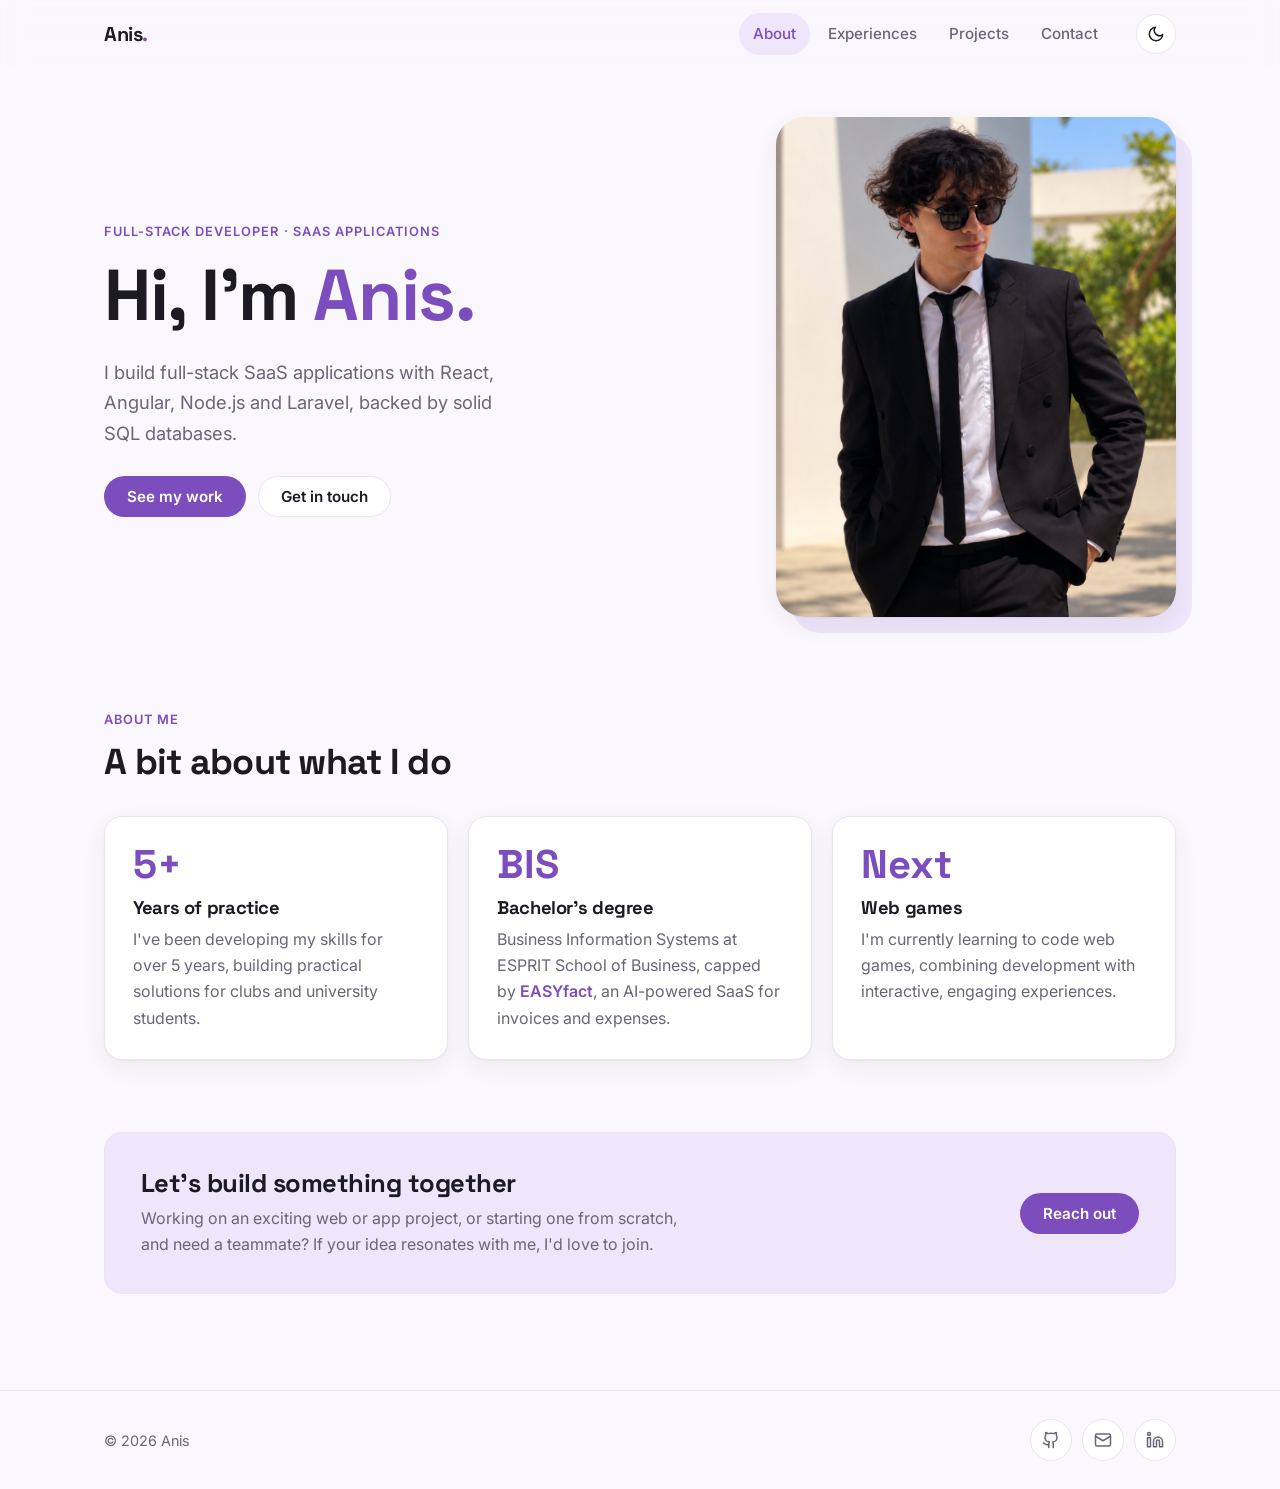
<file: index.html>
<!DOCTYPE html>
<html lang="en">
<head>
  <meta charset="utf-8">
  <meta name="viewport" content="width=device-width, initial-scale=1">
  <title>Anis — Full-Stack Developer</title>
  <script>
    (function () {
      var t; try { t = localStorage.getItem('theme'); } catch (e) {}
      if (!t) t = window.matchMedia('(prefers-color-scheme: dark)').matches ? 'dark' : 'light';
      document.documentElement.dataset.theme = t;
    })();
  </script>
  <link rel="preconnect" href="https://fonts.googleapis.com">
  <link rel="preconnect" href="https://fonts.gstatic.com" crossorigin>
  <link href="https://fonts.googleapis.com/css2?family=Inter:wght@400;500;600&family=Space+Grotesk:wght@500;700&display=swap" rel="stylesheet">
  <link rel="stylesheet" href="index.css?v=4">
</head>
<body>

  <header class="site-header">
    <nav class="nav container">
      <a href="index.html" class="brand">Anis<span>.</span></a>
      <ul class="nav-links">
        <li><a href="index.html" aria-current="page">About</a></li>
        <li><a href="Home.html">Experiences</a></li>
        <li><a href="project.html">Projects</a></li>
        <li><a href="contact.html">Contact</a></li>
      </ul>
      <button class="theme-toggle" type="button" aria-label="Toggle dark mode">
        <svg class="icon-moon" viewBox="0 0 24 24" fill="none" stroke="currentColor" stroke-width="2" stroke-linecap="round" stroke-linejoin="round"><path d="M21 12.8A9 9 0 1 1 11.2 3a7 7 0 0 0 9.8 9.8z"/></svg>
        <svg class="icon-sun" viewBox="0 0 24 24" fill="none" stroke="currentColor" stroke-width="2" stroke-linecap="round" stroke-linejoin="round"><circle cx="12" cy="12" r="4"/><path d="M12 2v2M12 20v2M4.9 4.9l1.4 1.4M17.7 17.7l1.4 1.4M2 12h2M20 12h2M4.9 19.1l1.4-1.4M17.7 6.3l1.4-1.4"/></svg>
      </button>
    </nav>
  </header>

  <main class="container">

    <section class="hero">
      <div>
        <span class="eyebrow">Full-stack developer · SaaS applications</span>
        <h1>Hi, I'm <span>Anis.</span></h1>
        <p class="lede">I build full-stack SaaS applications with React, Angular, Node.js and Laravel, backed by solid SQL databases.</p>
        <div class="hero-actions">
          <a href="project.html" class="btn btn-primary">See my work</a>
          <a href="contact.html" class="btn btn-ghost">Get in touch</a>
        </div>
      </div>
      <div class="hero-photo">
        <img src="profile.png" alt="Portrait of Anis">
      </div>
    </section>

    <section class="section">
      <div class="section-head">
        <span class="eyebrow">About me</span>
        <h2>A bit about what I do</h2>
      </div>
      <div class="about-grid">
        <div class="card">
          <div class="stat">5+</div>
          <h3>Years of practice</h3>
          <p>I've been developing my skills for over 5 years, building practical solutions for clubs and university students.</p>
        </div>
        <div class="card">
          <div class="stat">BIS</div>
          <h3>Bachelor's degree</h3>
          <p>Business Information Systems at ESPRIT School of Business, capped by <a href="project.html" class="link">EASYfact</a>, an AI-powered SaaS for invoices and expenses.</p>
        </div>
        <div class="card">
          <div class="stat">Next</div>
          <h3>Web games</h3>
          <p>I'm currently learning to code web games, combining development with interactive, engaging experiences.</p>
        </div>
      </div>
    </section>

    <section class="section">
      <div class="cta">
        <div>
          <h2>Let's build something together</h2>
          <p>Working on an exciting web or app project, or starting one from scratch, and need a teammate? If your idea resonates with me, I'd love to join.</p>
        </div>
        <a href="contact.html" class="btn btn-primary">Reach out</a>
      </div>
    </section>

  </main>

  <footer class="site-footer">
    <div class="container">
      <p>© 2026 Anis</p>
      <div class="socials">
        <a href="https://github.com/anischetoui5" aria-label="GitHub"><svg viewBox="0 0 24 24" fill="none" stroke="currentColor" stroke-width="2" stroke-linecap="round" stroke-linejoin="round"><path d="M15 22v-4a4.8 4.8 0 0 0-1-3.5c3 0 6-2 6-5.5.08-1.25-.27-2.48-1-3.5.28-1.15.28-2.35 0-3.5 0 0-1 0-3 1.5-2.64-.5-5.36-.5-8 0C6 2 5 2 5 2c-.3 1.15-.3 2.35 0 3.5A5.4 5.4 0 0 0 4 9c0 3.5 3 5.5 6 5.5-.39.49-.68 1.05-.85 1.65-.17.6-.22 1.23-.15 1.85v4"/><path d="M9 18c-4.51 2-5-2-7-2"/></svg></a>
        <a href="mailto:anischetoui37@gmail.com" aria-label="Email"><svg viewBox="0 0 24 24" fill="none" stroke="currentColor" stroke-width="2" stroke-linecap="round" stroke-linejoin="round"><rect x="2" y="4" width="20" height="16" rx="2"/><path d="m22 7-10 6L2 7"/></svg></a>
        <a href="https://fr.linkedin.com" aria-label="LinkedIn"><svg viewBox="0 0 24 24" fill="none" stroke="currentColor" stroke-width="2" stroke-linecap="round" stroke-linejoin="round"><path d="M16 8a6 6 0 0 1 6 6v7h-4v-7a2 2 0 0 0-4 0v7h-4v-7a6 6 0 0 1 6-6z"/><rect x="2" y="9" width="4" height="12"/><circle cx="4" cy="4" r="2"/></svg></a>
      </div>
    </div>
  </footer>

  <script src="main.js?v=2"></script>
</body>
</html>
</file>
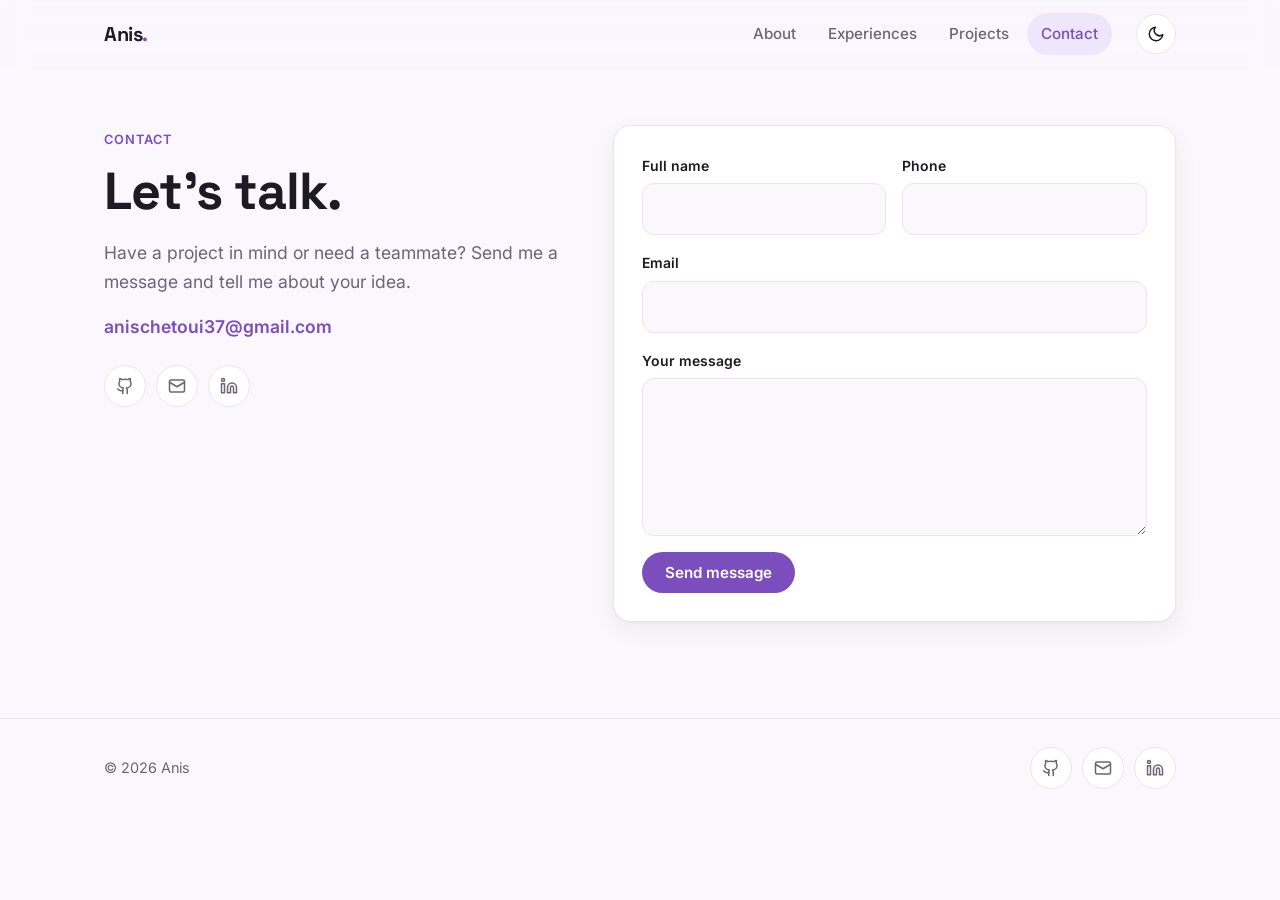
<file: contact.html>
<!DOCTYPE html>
<html lang="en">
<head>
  <meta charset="utf-8">
  <meta name="viewport" content="width=device-width, initial-scale=1">
  <title>Contact — Anis</title>
  <script>
    (function () {
      var t; try { t = localStorage.getItem('theme'); } catch (e) {}
      if (!t) t = window.matchMedia('(prefers-color-scheme: dark)').matches ? 'dark' : 'light';
      document.documentElement.dataset.theme = t;
    })();
  </script>
  <link rel="preconnect" href="https://fonts.googleapis.com">
  <link rel="preconnect" href="https://fonts.gstatic.com" crossorigin>
  <link href="https://fonts.googleapis.com/css2?family=Inter:wght@400;500;600&family=Space+Grotesk:wght@500;700&display=swap" rel="stylesheet">
  <link rel="stylesheet" href="index.css?v=4">
</head>
<body>

  <header class="site-header">
    <nav class="nav container">
      <a href="index.html" class="brand">Anis<span>.</span></a>
      <ul class="nav-links">
        <li><a href="index.html">About</a></li>
        <li><a href="Home.html">Experiences</a></li>
        <li><a href="project.html">Projects</a></li>
        <li><a href="contact.html" aria-current="page">Contact</a></li>
      </ul>
      <button class="theme-toggle" type="button" aria-label="Toggle dark mode">
        <svg class="icon-moon" viewBox="0 0 24 24" fill="none" stroke="currentColor" stroke-width="2" stroke-linecap="round" stroke-linejoin="round"><path d="M21 12.8A9 9 0 1 1 11.2 3a7 7 0 0 0 9.8 9.8z"/></svg>
        <svg class="icon-sun" viewBox="0 0 24 24" fill="none" stroke="currentColor" stroke-width="2" stroke-linecap="round" stroke-linejoin="round"><circle cx="12" cy="12" r="4"/><path d="M12 2v2M12 20v2M4.9 4.9l1.4 1.4M17.7 17.7l1.4 1.4M2 12h2M20 12h2M4.9 19.1l1.4-1.4M17.7 6.3l1.4-1.4"/></svg>
      </button>
    </nav>
  </header>

  <main class="container">
    <section class="contact-wrap">
      <div>
        <span class="eyebrow">Contact</span>
        <h1>Let's talk.</h1>
        <p class="lede">Have a project in mind or need a teammate? Send me a message and tell me about your idea.</p>
        <p class="contact-email"><a href="mailto:anischetoui37@gmail.com" class="link">anischetoui37@gmail.com</a></p>
        <div class="socials">
          <a href="https://github.com/anischetoui5" aria-label="GitHub"><svg viewBox="0 0 24 24" fill="none" stroke="currentColor" stroke-width="2" stroke-linecap="round" stroke-linejoin="round"><path d="M15 22v-4a4.8 4.8 0 0 0-1-3.5c3 0 6-2 6-5.5.08-1.25-.27-2.48-1-3.5.28-1.15.28-2.35 0-3.5 0 0-1 0-3 1.5-2.64-.5-5.36-.5-8 0C6 2 5 2 5 2c-.3 1.15-.3 2.35 0 3.5A5.4 5.4 0 0 0 4 9c0 3.5 3 5.5 6 5.5-.39.49-.68 1.05-.85 1.65-.17.6-.22 1.23-.15 1.85v4"/><path d="M9 18c-4.51 2-5-2-7-2"/></svg></a>
          <a href="mailto:anischetoui37@gmail.com" aria-label="Email"><svg viewBox="0 0 24 24" fill="none" stroke="currentColor" stroke-width="2" stroke-linecap="round" stroke-linejoin="round"><rect x="2" y="4" width="20" height="16" rx="2"/><path d="m22 7-10 6L2 7"/></svg></a>
          <a href="https://fr.linkedin.com" aria-label="LinkedIn"><svg viewBox="0 0 24 24" fill="none" stroke="currentColor" stroke-width="2" stroke-linecap="round" stroke-linejoin="round"><path d="M16 8a6 6 0 0 1 6 6v7h-4v-7a2 2 0 0 0-4 0v7h-4v-7a6 6 0 0 1 6-6z"/><rect x="2" y="9" width="4" height="12"/><circle cx="4" cy="4" r="2"/></svg></a>
        </div>
      </div>

      <form class="card form" id="contact-form">
        <div class="form-row">
          <div class="field">
            <label for="name">Full name</label>
            <input id="name" name="name" type="text" autocomplete="name" required>
          </div>
          <div class="field">
            <label for="phone">Phone</label>
            <input id="phone" name="phone" type="tel" autocomplete="tel" required>
          </div>
        </div>
        <div class="field">
          <label for="email">Email</label>
          <input id="email" name="email" type="email" autocomplete="email" required>
        </div>
        <div class="field">
          <label for="project">Your message</label>
          <textarea id="project" name="project" rows="5" required></textarea>
        </div>
        <button type="submit" class="btn btn-primary">Send message</button>
      </form>
    </section>
  </main>

  <script>
    document.getElementById('contact-form').addEventListener('submit', function (e) {
      e.preventDefault();
      var f = e.target;
      var entry = {
        name: f.name.value,
        email: f.email.value,
        phone: f.phone.value,
        project: f.project.value
      };
      var all = [];
      try { all = JSON.parse(localStorage.getItem('formEntries')) || []; } catch (err) {}
      all.push(entry);
      try { localStorage.setItem('formEntries', JSON.stringify(all)); } catch (err) {}
      window.location.href = 'data.html';
    });
  </script>

  <footer class="site-footer">
    <div class="container">
      <p>© 2026 Anis</p>
      <div class="socials">
        <a href="https://github.com/anischetoui5" aria-label="GitHub"><svg viewBox="0 0 24 24" fill="none" stroke="currentColor" stroke-width="2" stroke-linecap="round" stroke-linejoin="round"><path d="M15 22v-4a4.8 4.8 0 0 0-1-3.5c3 0 6-2 6-5.5.08-1.25-.27-2.48-1-3.5.28-1.15.28-2.35 0-3.5 0 0-1 0-3 1.5-2.64-.5-5.36-.5-8 0C6 2 5 2 5 2c-.3 1.15-.3 2.35 0 3.5A5.4 5.4 0 0 0 4 9c0 3.5 3 5.5 6 5.5-.39.49-.68 1.05-.85 1.65-.17.6-.22 1.23-.15 1.85v4"/><path d="M9 18c-4.51 2-5-2-7-2"/></svg></a>
        <a href="mailto:anischetoui37@gmail.com" aria-label="Email"><svg viewBox="0 0 24 24" fill="none" stroke="currentColor" stroke-width="2" stroke-linecap="round" stroke-linejoin="round"><rect x="2" y="4" width="20" height="16" rx="2"/><path d="m22 7-10 6L2 7"/></svg></a>
        <a href="https://fr.linkedin.com" aria-label="LinkedIn"><svg viewBox="0 0 24 24" fill="none" stroke="currentColor" stroke-width="2" stroke-linecap="round" stroke-linejoin="round"><path d="M16 8a6 6 0 0 1 6 6v7h-4v-7a2 2 0 0 0-4 0v7h-4v-7a6 6 0 0 1 6-6z"/><rect x="2" y="9" width="4" height="12"/><circle cx="4" cy="4" r="2"/></svg></a>
      </div>
    </div>
  </footer>

  <script src="main.js?v=2"></script>
</body>
</html>
</file>
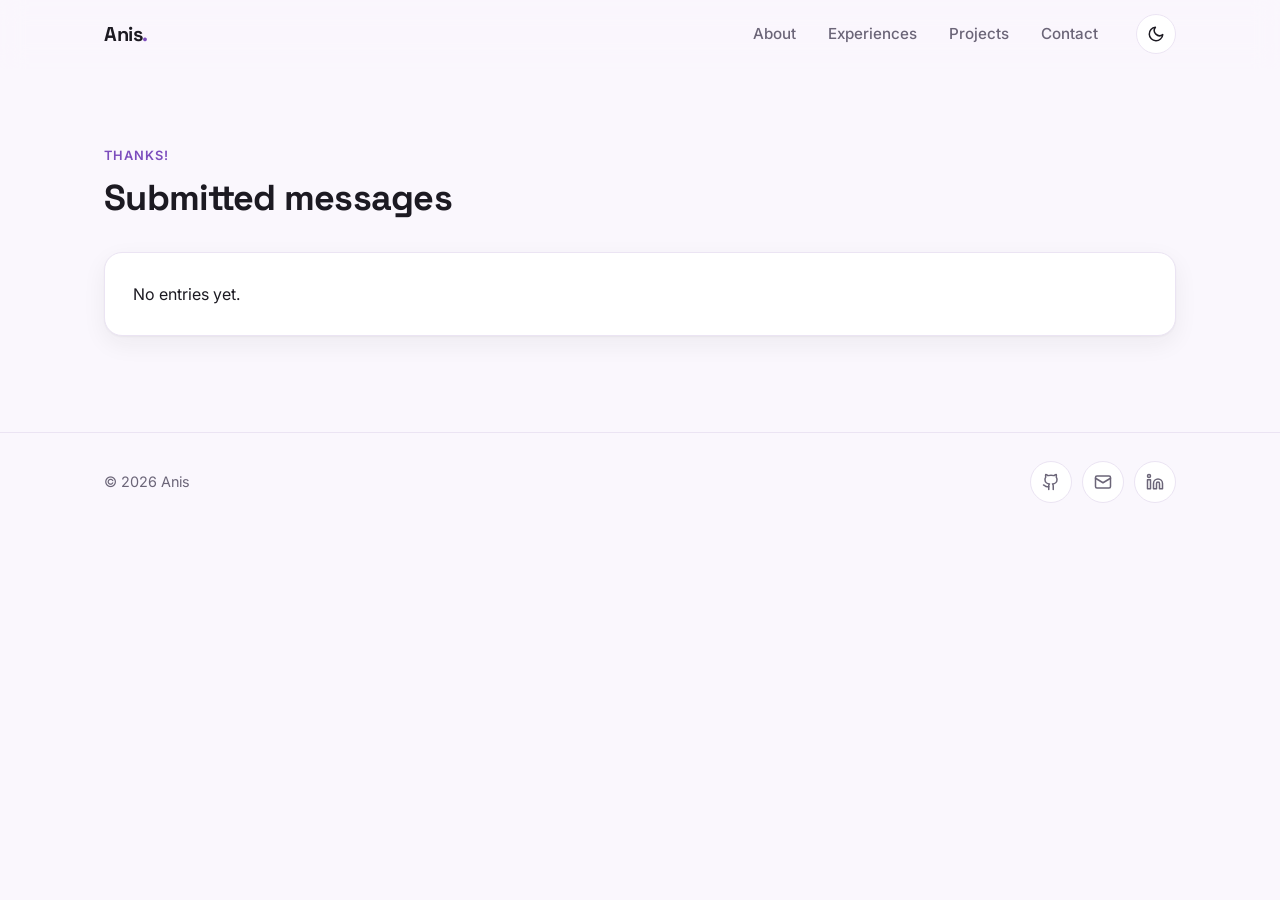
<file: data.html>
<!DOCTYPE html>
<html lang="en">
<head>
  <meta charset="utf-8">
  <meta name="viewport" content="width=device-width, initial-scale=1">
  <title>Submitted Messages — Anis</title>
  <script>
    (function () {
      var t; try { t = localStorage.getItem('theme'); } catch (e) {}
      if (!t) t = window.matchMedia('(prefers-color-scheme: dark)').matches ? 'dark' : 'light';
      document.documentElement.dataset.theme = t;
    })();
  </script>
  <link rel="preconnect" href="https://fonts.googleapis.com">
  <link rel="preconnect" href="https://fonts.gstatic.com" crossorigin>
  <link href="https://fonts.googleapis.com/css2?family=Inter:wght@400;500;600&family=Space+Grotesk:wght@500;700&display=swap" rel="stylesheet">
  <link rel="stylesheet" href="index.css?v=4">
</head>
<body>

  <header class="site-header">
    <nav class="nav container">
      <a href="index.html" class="brand">Anis<span>.</span></a>
      <ul class="nav-links">
        <li><a href="index.html">About</a></li>
        <li><a href="Home.html">Experiences</a></li>
        <li><a href="project.html">Projects</a></li>
        <li><a href="contact.html">Contact</a></li>
      </ul>
      <button class="theme-toggle" type="button" aria-label="Toggle dark mode">
        <svg class="icon-moon" viewBox="0 0 24 24" fill="none" stroke="currentColor" stroke-width="2" stroke-linecap="round" stroke-linejoin="round"><path d="M21 12.8A9 9 0 1 1 11.2 3a7 7 0 0 0 9.8 9.8z"/></svg>
        <svg class="icon-sun" viewBox="0 0 24 24" fill="none" stroke="currentColor" stroke-width="2" stroke-linecap="round" stroke-linejoin="round"><circle cx="12" cy="12" r="4"/><path d="M12 2v2M12 20v2M4.9 4.9l1.4 1.4M17.7 17.7l1.4 1.4M2 12h2M20 12h2M4.9 19.1l1.4-1.4M17.7 6.3l1.4-1.4"/></svg>
      </button>
    </nav>
  </header>

  <main class="container">
    <section class="section">
      <div class="section-head">
        <span class="eyebrow">Thanks!</span>
        <h2>Submitted messages</h2>
      </div>
      <div class="entries" id="entries"></div>
    </section>
  </main>

  <script>
    (function () {
      var box = document.getElementById('entries');
      var all = [];
      try { all = JSON.parse(localStorage.getItem('formEntries')) || []; } catch (e) {}
      if (!all.length) {
        box.innerHTML = '<p class="card">No entries yet.</p>';
        return;
      }
      var esc = function (s) { var d = document.createElement('div'); d.textContent = s || ''; return d.innerHTML; };
      all.forEach(function (e) {
        var el = document.createElement('article');
        el.className = 'card entry';
        el.innerHTML =
          '<dl>' +
          '<dt>Name</dt><dd>' + esc(e.name) + '</dd>' +
          '<dt>Email</dt><dd>' + esc(e.email) + '</dd>' +
          '<dt>Phone</dt><dd>' + esc(e.phone) + '</dd>' +
          '<dt>Message</dt><dd>' + esc(e.project) + '</dd>' +
          '</dl>';
        box.appendChild(el);
      });
    })();
  </script>

  <footer class="site-footer">
    <div class="container">
      <p>© 2026 Anis</p>
      <div class="socials">
        <a href="https://github.com/anischetoui5" aria-label="GitHub"><svg viewBox="0 0 24 24" fill="none" stroke="currentColor" stroke-width="2" stroke-linecap="round" stroke-linejoin="round"><path d="M15 22v-4a4.8 4.8 0 0 0-1-3.5c3 0 6-2 6-5.5.08-1.25-.27-2.48-1-3.5.28-1.15.28-2.35 0-3.5 0 0-1 0-3 1.5-2.64-.5-5.36-.5-8 0C6 2 5 2 5 2c-.3 1.15-.3 2.35 0 3.5A5.4 5.4 0 0 0 4 9c0 3.5 3 5.5 6 5.5-.39.49-.68 1.05-.85 1.65-.17.6-.22 1.23-.15 1.85v4"/><path d="M9 18c-4.51 2-5-2-7-2"/></svg></a>
        <a href="mailto:anischetoui37@gmail.com" aria-label="Email"><svg viewBox="0 0 24 24" fill="none" stroke="currentColor" stroke-width="2" stroke-linecap="round" stroke-linejoin="round"><rect x="2" y="4" width="20" height="16" rx="2"/><path d="m22 7-10 6L2 7"/></svg></a>
        <a href="https://fr.linkedin.com" aria-label="LinkedIn"><svg viewBox="0 0 24 24" fill="none" stroke="currentColor" stroke-width="2" stroke-linecap="round" stroke-linejoin="round"><path d="M16 8a6 6 0 0 1 6 6v7h-4v-7a2 2 0 0 0-4 0v7h-4v-7a6 6 0 0 1 6-6z"/><rect x="2" y="9" width="4" height="12"/><circle cx="4" cy="4" r="2"/></svg></a>
      </div>
    </div>
  </footer>

  <script src="main.js?v=2"></script>
</body>
</html>
</file>
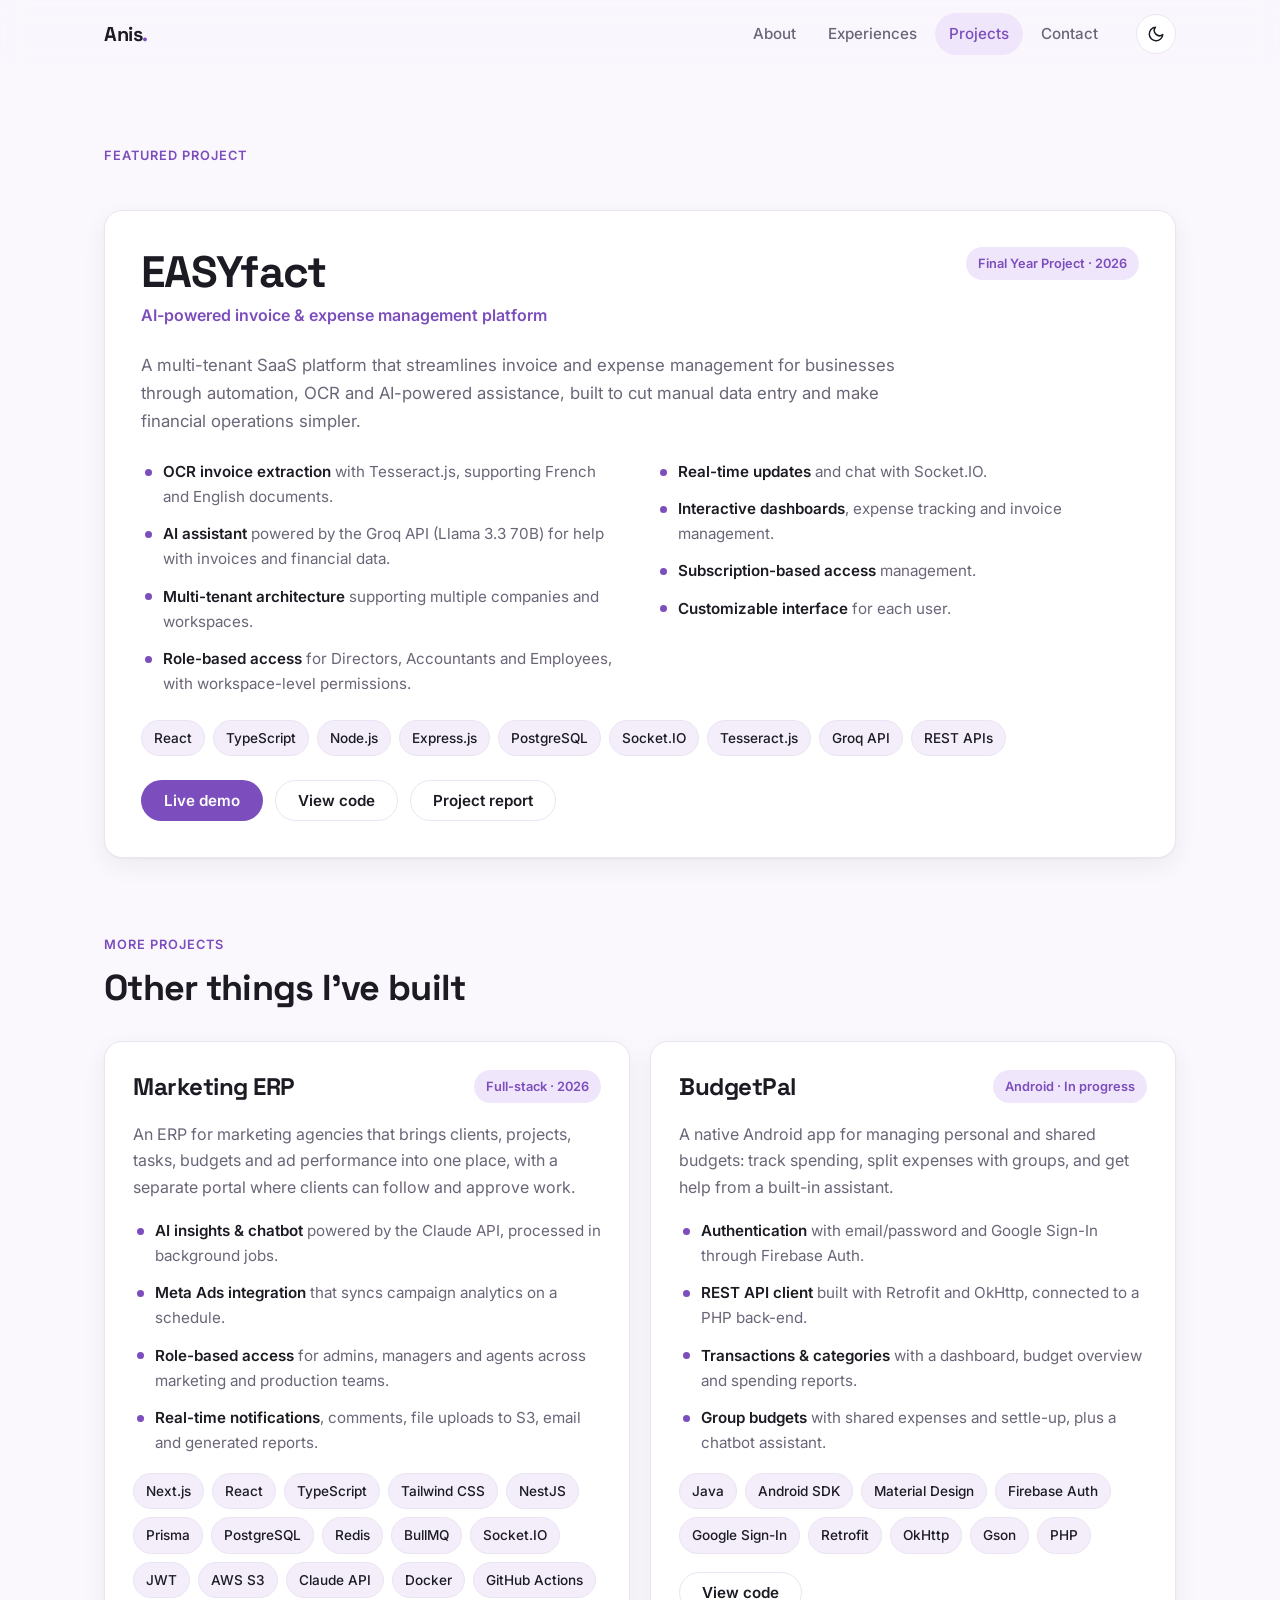
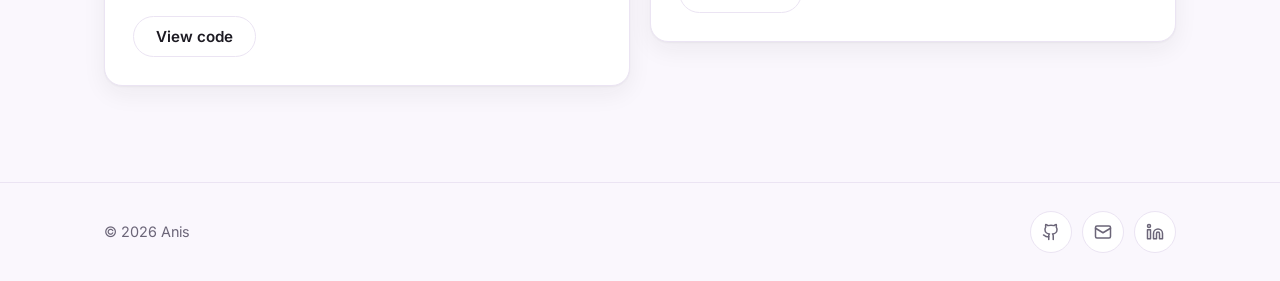
<file: project.html>
<!DOCTYPE html>
<html lang="en">
<head>
  <meta charset="utf-8">
  <meta name="viewport" content="width=device-width, initial-scale=1">
  <title>Projects — Anis</title>
  <script>
    (function () {
      var t; try { t = localStorage.getItem('theme'); } catch (e) {}
      if (!t) t = window.matchMedia('(prefers-color-scheme: dark)').matches ? 'dark' : 'light';
      document.documentElement.dataset.theme = t;
    })();
  </script>
  <link rel="preconnect" href="https://fonts.googleapis.com">
  <link rel="preconnect" href="https://fonts.gstatic.com" crossorigin>
  <link href="https://fonts.googleapis.com/css2?family=Inter:wght@400;500;600&family=Space+Grotesk:wght@500;700&display=swap" rel="stylesheet">
  <link rel="stylesheet" href="index.css?v=4">
</head>
<body>

  <header class="site-header">
    <nav class="nav container">
      <a href="index.html" class="brand">Anis<span>.</span></a>
      <ul class="nav-links">
        <li><a href="index.html">About</a></li>
        <li><a href="Home.html">Experiences</a></li>
        <li><a href="project.html" aria-current="page">Projects</a></li>
        <li><a href="contact.html">Contact</a></li>
      </ul>
      <button class="theme-toggle" type="button" aria-label="Toggle dark mode">
        <svg class="icon-moon" viewBox="0 0 24 24" fill="none" stroke="currentColor" stroke-width="2" stroke-linecap="round" stroke-linejoin="round"><path d="M21 12.8A9 9 0 1 1 11.2 3a7 7 0 0 0 9.8 9.8z"/></svg>
        <svg class="icon-sun" viewBox="0 0 24 24" fill="none" stroke="currentColor" stroke-width="2" stroke-linecap="round" stroke-linejoin="round"><circle cx="12" cy="12" r="4"/><path d="M12 2v2M12 20v2M4.9 4.9l1.4 1.4M17.7 17.7l1.4 1.4M2 12h2M20 12h2M4.9 19.1l1.4-1.4M17.7 6.3l1.4-1.4"/></svg>
      </button>
    </nav>
  </header>

  <main class="container">

    <section class="section">
      <div class="section-head">
        <span class="eyebrow">Featured project</span>
      </div>
      <article class="card feature">
        <div class="feature-head">
          <div>
            <h2>EASYfact</h2>
            <p class="feature-sub">AI-powered invoice &amp; expense management platform</p>
          </div>
          <span class="badge">Final Year Project · 2026</span>
        </div>
        <p class="feature-lede">A multi-tenant SaaS platform that streamlines invoice and expense management for businesses through automation, OCR and AI-powered assistance, built to cut manual data entry and make financial operations simpler.</p>
        <div class="feature-grid">
          <ul class="feature-list">
            <li><strong>OCR invoice extraction</strong> with Tesseract.js, supporting French and English documents.</li>
            <li><strong>AI assistant</strong> powered by the Groq API (Llama 3.3 70B) for help with invoices and financial data.</li>
            <li><strong>Multi-tenant architecture</strong> supporting multiple companies and workspaces.</li>
            <li><strong>Role-based access</strong> for Directors, Accountants and Employees, with workspace-level permissions.</li>
          </ul>
          <ul class="feature-list">
            <li><strong>Real-time updates</strong> and chat with Socket.IO.</li>
            <li><strong>Interactive dashboards</strong>, expense tracking and invoice management.</li>
            <li><strong>Subscription-based access</strong> management.</li>
            <li><strong>Customizable interface</strong> for each user.</li>
          </ul>
        </div>
        <ul class="chips">
          <li>React</li><li>TypeScript</li><li>Node.js</li><li>Express.js</li><li>PostgreSQL</li><li>Socket.IO</li><li>Tesseract.js</li><li>Groq API</li><li>REST APIs</li>
        </ul>
        <div class="hero-actions">
          <a href="https://easyfact-three.vercel.app" class="btn btn-primary" target="_blank" rel="noopener">Live demo</a>
          <a href="https://github.com/anischetoui5/invoice-manager" class="btn btn-ghost" target="_blank" rel="noopener">View code</a>
          <a href="https://drive.google.com/file/d/1ZIl7_MFf9llhM-jWEW176WDTODT7DHk4/view?usp=sharing" class="btn btn-ghost" target="_blank" rel="noopener">Project report</a>
        </div>
      </article>
    </section>

    <section class="section">
      <div class="section-head">
        <span class="eyebrow">More projects</span>
        <h2>Other things I've built</h2>
      </div>
      <div class="project-grid">
        <article class="card project">
          <div class="project-head">
            <h3>Marketing ERP</h3>
            <span class="badge">Full-stack · 2026</span>
          </div>
          <p class="project-desc">An ERP for marketing agencies that brings clients, projects, tasks, budgets and ad performance into one place, with a separate portal where clients can follow and approve work.</p>
          <ul class="feature-list">
            <li><strong>AI insights &amp; chatbot</strong> powered by the Claude API, processed in background jobs.</li>
            <li><strong>Meta Ads integration</strong> that syncs campaign analytics on a schedule.</li>
            <li><strong>Role-based access</strong> for admins, managers and agents across marketing and production teams.</li>
            <li><strong>Real-time notifications</strong>, comments, file uploads to S3, email and generated reports.</li>
          </ul>
          <ul class="chips">
            <li>Next.js</li><li>React</li><li>TypeScript</li><li>Tailwind CSS</li><li>NestJS</li><li>Prisma</li><li>PostgreSQL</li><li>Redis</li><li>BullMQ</li><li>Socket.IO</li><li>JWT</li><li>AWS S3</li><li>Claude API</li><li>Docker</li><li>GitHub Actions</li>
          </ul>
          <div class="project-links">
            <a href="https://github.com/anischetoui5/marketing-erp" class="btn btn-ghost" target="_blank" rel="noopener">View code</a>
          </div>
        </article>

        <article class="card project">
          <div class="project-head">
            <h3>BudgetPal</h3>
            <span class="badge">Android · In progress</span>
          </div>
          <p class="project-desc">A native Android app for managing personal and shared budgets: track spending, split expenses with groups, and get help from a built-in assistant.</p>
          <ul class="feature-list">
            <li><strong>Authentication</strong> with email/password and Google Sign-In through Firebase Auth.</li>
            <li><strong>REST API client</strong> built with Retrofit and OkHttp, connected to a PHP back-end.</li>
            <li><strong>Transactions &amp; categories</strong> with a dashboard, budget overview and spending reports.</li>
            <li><strong>Group budgets</strong> with shared expenses and settle-up, plus a chatbot assistant.</li>
          </ul>
          <ul class="chips">
            <li>Java</li><li>Android SDK</li><li>Material Design</li><li>Firebase Auth</li><li>Google Sign-In</li><li>Retrofit</li><li>OkHttp</li><li>Gson</li><li>PHP</li>
          </ul>
          <div class="project-links">
            <a href="https://github.com/anischetoui5/BudgetPal" class="btn btn-ghost" target="_blank" rel="noopener">View code</a>
          </div>
        </article>
      </div>
    </section>

  </main>

  <footer class="site-footer">
    <div class="container">
      <p>© 2026 Anis</p>
      <div class="socials">
        <a href="https://github.com/anischetoui5" aria-label="GitHub"><svg viewBox="0 0 24 24" fill="none" stroke="currentColor" stroke-width="2" stroke-linecap="round" stroke-linejoin="round"><path d="M15 22v-4a4.8 4.8 0 0 0-1-3.5c3 0 6-2 6-5.5.08-1.25-.27-2.48-1-3.5.28-1.15.28-2.35 0-3.5 0 0-1 0-3 1.5-2.64-.5-5.36-.5-8 0C6 2 5 2 5 2c-.3 1.15-.3 2.35 0 3.5A5.4 5.4 0 0 0 4 9c0 3.5 3 5.5 6 5.5-.39.49-.68 1.05-.85 1.65-.17.6-.22 1.23-.15 1.85v4"/><path d="M9 18c-4.51 2-5-2-7-2"/></svg></a>
        <a href="mailto:anischetoui37@gmail.com" aria-label="Email"><svg viewBox="0 0 24 24" fill="none" stroke="currentColor" stroke-width="2" stroke-linecap="round" stroke-linejoin="round"><rect x="2" y="4" width="20" height="16" rx="2"/><path d="m22 7-10 6L2 7"/></svg></a>
        <a href="https://fr.linkedin.com" aria-label="LinkedIn"><svg viewBox="0 0 24 24" fill="none" stroke="currentColor" stroke-width="2" stroke-linecap="round" stroke-linejoin="round"><path d="M16 8a6 6 0 0 1 6 6v7h-4v-7a2 2 0 0 0-4 0v7h-4v-7a6 6 0 0 1 6-6z"/><rect x="2" y="9" width="4" height="12"/><circle cx="4" cy="4" r="2"/></svg></a>
      </div>
    </div>
  </footer>

  <script src="main.js?v=2"></script>
</body>
</html>
</file>
<file: index.css>
/* ===========================================================
   Anis — portfolio
   One shared stylesheet for every page.
   =========================================================== */

:root {
  --bg: #faf7fd;
  --surface: #ffffff;
  --surface-2: #f3eefa;
  --text: #1c1a22;
  --muted: #6b6578;
  --border: #ebe4f3;
  --accent: #7c4dbd;
  --accent-strong: #6a3dab;
  --accent-soft: #efe6fb;
  --on-accent: #ffffff;
  --shadow: 0 1px 2px rgba(28, 26, 34, .04), 0 8px 24px rgba(28, 26, 34, .06);
  --radius: 18px;
  --radius-sm: 12px;
  --max: 1120px;
  --font-body: "Inter", system-ui, -apple-system, "Segoe UI", sans-serif;
  --font-display: "Space Grotesk", "Inter", system-ui, sans-serif;
  color-scheme: light;
}

:root[data-theme="dark"] {
  --bg: #131116;
  --surface: #1c1a21;
  --surface-2: #24212b;
  --text: #f3f0f7;
  --muted: #a39dae;
  --border: #2d2934;
  --accent: #b994ec;
  --accent-strong: #caaef2;
  --accent-soft: #2a2236;
  --on-accent: #17131d;
  --shadow: 0 1px 2px rgba(0, 0, 0, .3), 0 8px 24px rgba(0, 0, 0, .25);
  color-scheme: dark;
}

/* ---------- Base ---------- */
*, *::before, *::after { box-sizing: border-box; }

html { scroll-behavior: smooth; }

body {
  margin: 0;
  background: var(--bg);
  color: var(--text);
  font-family: var(--font-body);
  font-size: 16px;
  line-height: 1.65;
  -webkit-font-smoothing: antialiased;
  transition: background-color .3s ease, color .3s ease;
}

img, video { display: block; max-width: 100%; }

a { color: inherit; text-decoration: none; }

h1, h2, h3 {
  font-family: var(--font-display);
  line-height: 1.15;
  letter-spacing: -0.02em;
  margin: 0;
}

p { margin: 0; }

.container {
  width: 100%;
  max-width: var(--max);
  margin: 0 auto;
  padding: 0 24px;
}

.section { padding: 72px 0; }
.section + .section { padding-top: 0; }

.section-head { margin-bottom: 32px; max-width: 640px; }
.section-head h2 { font-size: clamp(1.75rem, 3vw, 2.25rem); }
.section-head p { color: var(--muted); margin-top: 8px; }

.eyebrow {
  display: inline-block;
  font-size: .8rem;
  font-weight: 600;
  letter-spacing: .08em;
  text-transform: uppercase;
  color: var(--accent);
  margin-bottom: 12px;
}

/* ---------- Nav ---------- */
.site-header {
  position: sticky;
  top: 0;
  z-index: 100;
  background: color-mix(in srgb, var(--bg) 80%, transparent);
  backdrop-filter: saturate(160%) blur(12px);
  -webkit-backdrop-filter: saturate(160%) blur(12px);
  border-bottom: 1px solid transparent;
  transition: border-color .2s ease;
}
.site-header.scrolled { border-bottom-color: var(--border); }

.nav {
  display: flex;
  align-items: center;
  gap: 24px;
  height: 68px;
}

.brand {
  font-family: var(--font-display);
  font-weight: 700;
  font-size: 1.25rem;
  letter-spacing: -0.02em;
}
.brand span { color: var(--accent); }

.nav-links {
  display: flex;
  gap: 4px;
  margin: 0 0 0 auto;
  padding: 0;
  list-style: none;
}

.nav-links a {
  display: block;
  padding: 8px 14px;
  border-radius: 999px;
  font-size: .95rem;
  font-weight: 500;
  color: var(--muted);
  transition: color .2s ease, background-color .2s ease;
}
.nav-links a:hover { color: var(--text); background: var(--surface-2); }
.nav-links a[aria-current="page"] { color: var(--accent); background: var(--accent-soft); }

.theme-toggle {
  display: grid;
  place-items: center;
  width: 40px;
  height: 40px;
  border-radius: 999px;
  border: 1px solid var(--border);
  background: var(--surface);
  color: var(--text);
  cursor: pointer;
  transition: border-color .2s ease, transform .2s ease;
}
.theme-toggle:hover { border-color: var(--accent); transform: rotate(-12deg); }
.theme-toggle svg { width: 18px; height: 18px; }
.theme-toggle .icon-sun { display: none; }
:root[data-theme="dark"] .theme-toggle .icon-sun { display: block; }
:root[data-theme="dark"] .theme-toggle .icon-moon { display: none; }

@media (max-width: 720px) {
  .nav { flex-wrap: wrap; height: auto; padding-top: 12px; gap: 8px 16px; }
  .theme-toggle { margin-left: auto; }
  .nav-links {
    order: 3;
    width: 100%;
    margin: 0 -8px;
    padding-bottom: 10px;
    overflow-x: auto;
    scrollbar-width: none;
  }
  .nav-links::-webkit-scrollbar { display: none; }
  .nav-links a { white-space: nowrap; padding: 6px 12px; font-size: .9rem; }
}

/* ---------- Buttons ---------- */
.btn {
  display: inline-flex;
  align-items: center;
  gap: 8px;
  padding: 12px 22px;
  border-radius: 999px;
  font: 600 .95rem/1 var(--font-body);
  border: 1px solid transparent;
  cursor: pointer;
  transition: background-color .2s ease, border-color .2s ease, transform .2s ease;
}
.btn:hover { transform: translateY(-1px); }
.btn-primary { background: var(--accent); color: var(--on-accent); }
.btn-primary:hover { background: var(--accent-strong); }
.btn-ghost { border-color: var(--border); color: var(--text); background: var(--surface); }
.btn-ghost:hover { border-color: var(--accent); }

/* ---------- Hero (About) ---------- */
.hero {
  display: grid;
  grid-template-columns: 1.15fr .85fr;
  align-items: center;
  gap: 56px;
  padding: 48px 0 16px;
}

.hero h1 {
  font-size: clamp(2.6rem, 6vw, 4.5rem);
  margin-bottom: 20px;
}
.hero h1 span { color: var(--accent); }

.hero .lede {
  font-size: 1.15rem;
  color: var(--muted);
  max-width: 34ch;
  margin-bottom: 28px;
}

.hero-actions { display: flex; flex-wrap: wrap; gap: 12px; }

.hero-photo {
  position: relative;
  justify-self: end;
  width: 100%;
  max-width: 400px;
}
.hero-photo::before {
  content: "";
  position: absolute;
  inset: 16px -16px -16px 16px;
  border-radius: 28px;
  background: var(--accent-soft);
  z-index: 0;
}
.hero-photo img {
  position: relative;
  z-index: 1;
  width: 100%;
  aspect-ratio: 4 / 5;
  object-fit: cover;
  border-radius: 28px;
  box-shadow: var(--shadow);
}

@media (max-width: 860px) {
  .hero { grid-template-columns: 1fr; gap: 40px; padding-top: 32px; }
  .hero-photo { justify-self: start; max-width: 320px; order: -1; }
}

/* ---------- Cards / generic ---------- */
.card {
  background: var(--surface);
  border: 1px solid var(--border);
  border-radius: var(--radius);
  padding: 28px;
  box-shadow: var(--shadow);
}

.about-grid {
  display: grid;
  grid-template-columns: repeat(3, 1fr);
  gap: 20px;
}
.about-grid .card h3 { font-size: 1.15rem; margin-bottom: 8px; }
.about-grid .card p { color: var(--muted); }
.stat {
  font-family: var(--font-display);
  font-size: 2.5rem;
  font-weight: 700;
  color: var(--accent);
  line-height: 1;
  margin-bottom: 12px;
}

@media (max-width: 860px) { .about-grid { grid-template-columns: 1fr; } }

.cta {
  display: flex;
  align-items: center;
  justify-content: space-between;
  gap: 24px;
  flex-wrap: wrap;
  background: var(--accent-soft);
  border: 1px solid var(--border);
  border-radius: var(--radius);
  padding: 36px;
}
.cta h2 { font-size: 1.6rem; margin-bottom: 6px; }
.cta p { color: var(--muted); max-width: 56ch; }

/* ---------- Clubs accordion ---------- */
.panels {
  display: flex;
  gap: 12px;
  height: 440px;
}

.panel {
  flex: 1;
  min-width: 48px;
  padding: 0;
  border: 0;
  border-radius: var(--radius);
  background-size: cover;
  background-position: center;
  cursor: pointer;
  transition: flex .6s cubic-bezier(.2, .8, .2, 1), filter .3s ease;
  filter: saturate(.7) brightness(.85);
}
.panel:hover { filter: saturate(1) brightness(.95); }
.panel.active { flex: 6; filter: none; cursor: default; }
.panel:focus-visible { outline: 3px solid var(--accent); outline-offset: 3px; }

@media (max-width: 720px) {
  .panels { height: 300px; gap: 8px; }
  .panel { min-width: 32px; }
}

/* ---------- Activities ---------- */
.tiles {
  display: grid;
  grid-template-columns: repeat(auto-fill, minmax(240px, 1fr));
  gap: 20px;
}

.tile {
  position: relative;
  overflow: hidden;
  border-radius: var(--radius);
  margin: 0;
  aspect-ratio: 4 / 5;
  background: var(--surface-2);
}
.tile img {
  width: 100%;
  height: 100%;
  object-fit: cover;
  transition: transform .6s ease;
}
.tile figcaption {
  position: absolute;
  inset: auto 0 0 0;
  padding: 48px 20px 18px;
  color: #fff;
  font-weight: 600;
  background: linear-gradient(to top, rgba(0,0,0,.65), transparent);
}
.tile:hover img { transform: scale(1.05); }

/* ---------- Skills ---------- */
.skills {
  display: grid;
  grid-template-columns: repeat(auto-fill, minmax(300px, 1fr));
  gap: 20px;
}

.skill {
  display: flex;
  flex-direction: column;
  gap: 14px;
  transition: transform .2s ease, border-color .2s ease;
}
.skill:hover { transform: translateY(-3px); border-color: var(--accent); }
.skill-top { display: flex; align-items: center; gap: 14px; }
.skill-top img {
  width: 44px;
  height: 44px;
  padding: 8px;
  border-radius: var(--radius-sm);
  background: var(--surface-2);
}
.skill h3 { font-size: 1.15rem; }
.skill p { color: var(--muted); font-size: .95rem; }

/* ---------- Projects ---------- */
.video-grid {
  display: grid;
  grid-template-columns: repeat(2, 1fr);
  gap: 20px;
}
.video-grid video {
  width: 100%;
  aspect-ratio: 16 / 10;
  object-fit: cover;
  border-radius: var(--radius);
  border: 1px solid var(--border);
  background: var(--surface-2);
  box-shadow: var(--shadow);
  transition: transform .3s ease;
}
.video-grid video:hover { transform: scale(1.015); }

@media (max-width: 720px) { .video-grid { grid-template-columns: 1fr; } }

.design-grid {
  display: grid;
  grid-template-columns: repeat(auto-fill, minmax(260px, 1fr));
  gap: 20px;
}
.design-grid img {
  width: 100%;
  border-radius: var(--radius);
  border: 1px solid var(--border);
  box-shadow: var(--shadow);
  transition: transform .3s ease;
}
.design-grid img:hover { transform: translateY(-4px); }

/* ---------- Featured project ---------- */
.feature { padding: 36px; display: grid; gap: 24px; }
.feature-head {
  display: flex;
  align-items: flex-start;
  justify-content: space-between;
  gap: 16px;
  flex-wrap: wrap;
}
.feature h2 { font-size: clamp(2rem, 4vw, 2.75rem); }
.feature-sub { color: var(--accent); font-weight: 600; margin-top: 4px; }
.feature-lede { color: var(--muted); font-size: 1.05rem; max-width: 70ch; }
.badge {
  padding: 6px 12px;
  border-radius: 999px;
  font-size: .8rem;
  font-weight: 600;
  background: var(--accent-soft);
  color: var(--accent);
  white-space: nowrap;
}
.feature-grid { display: grid; grid-template-columns: 1fr 1fr; gap: 0 32px; }
@media (max-width: 720px) {
  .feature { padding: 24px; }
  .feature-grid { grid-template-columns: 1fr; }
}
.feature-list { margin: 0; padding: 0; list-style: none; display: grid; gap: 12px; align-content: start; }
.feature-list li { position: relative; padding-left: 22px; font-size: .95rem; color: var(--muted); }
@media (max-width: 720px) { .feature-grid .feature-list + .feature-list { margin-top: 12px; } }
.feature-list li::before {
  content: "";
  position: absolute;
  left: 4px;
  top: .65em;
  width: 7px;
  height: 7px;
  border-radius: 50%;
  background: var(--accent);
}
.feature-list strong { color: var(--text); font-weight: 600; }
.chips { display: flex; flex-wrap: wrap; gap: 8px; margin: 0; padding: 0; list-style: none; }
.chips li {
  padding: 6px 12px;
  border-radius: 999px;
  border: 1px solid var(--border);
  background: var(--surface-2);
  font-size: .85rem;
  font-weight: 500;
}

/* ---------- Project cards ---------- */
.project-grid {
  display: grid;
  grid-template-columns: repeat(auto-fit, minmax(320px, 1fr));
  gap: 20px;
  align-items: start;
}
@media (max-width: 400px) { .project-grid { grid-template-columns: 1fr; } }
.project { display: grid; gap: 18px; }
.project-head { display: flex; align-items: center; justify-content: space-between; gap: 12px; flex-wrap: wrap; }
.project h3 { font-size: 1.5rem; }
.project-desc { color: var(--muted); }
.project-links { display: flex; flex-wrap: wrap; gap: 10px; }

/* ---------- Education ---------- */
.timeline { display: grid; gap: 16px; }
.timeline-item { display: grid; grid-template-columns: 96px 1fr; gap: 20px; }
.timeline-meta { font-family: var(--font-display); font-weight: 700; font-size: 1.25rem; color: var(--accent); }
.timeline-item h3 { font-size: 1.2rem; margin-bottom: 4px; }
.timeline-org { font-weight: 600; margin-bottom: 8px; }
.timeline-item p:last-child { color: var(--muted); }
.link { color: var(--accent); font-weight: 600; }
.link:hover { text-decoration: underline; }
@media (max-width: 560px) { .timeline-item { grid-template-columns: 1fr; gap: 6px; } }

/* ---------- Contact ---------- */
.contact-wrap {
  display: grid;
  grid-template-columns: .9fr 1.1fr;
  gap: 48px;
  align-items: start;
  padding: 56px 0 72px;
}
.contact-wrap h1 { font-size: clamp(2.2rem, 5vw, 3.25rem); margin-bottom: 16px; }
.contact-wrap .lede { color: var(--muted); font-size: 1.1rem; margin-bottom: 28px; }

@media (max-width: 860px) { .contact-wrap { grid-template-columns: 1fr; gap: 32px; padding-top: 32px; } }

.form { display: grid; gap: 16px; }
.form-row { display: grid; grid-template-columns: 1fr 1fr; gap: 16px; }
@media (max-width: 560px) { .form-row { grid-template-columns: 1fr; } }

.field { display: grid; gap: 6px; }
.field label { font-size: .875rem; font-weight: 600; }
.field input,
.field textarea {
  width: 100%;
  padding: 12px 14px;
  font: inherit;
  color: var(--text);
  background: var(--bg);
  border: 1px solid var(--border);
  border-radius: var(--radius-sm);
  transition: border-color .2s ease, box-shadow .2s ease;
}
.field textarea { resize: vertical; min-height: 140px; }
.field input:focus,
.field textarea:focus {
  outline: none;
  border-color: var(--accent);
  box-shadow: 0 0 0 4px var(--accent-soft);
}
.form .btn { justify-self: start; }

/* ---------- Socials & footer ---------- */
.socials { display: flex; gap: 10px; }
.socials a {
  display: grid;
  place-items: center;
  width: 42px;
  height: 42px;
  border-radius: 999px;
  border: 1px solid var(--border);
  background: var(--surface);
  color: var(--muted);
  transition: color .2s ease, border-color .2s ease, transform .2s ease;
}
.socials a:hover { color: var(--accent); border-color: var(--accent); transform: translateY(-2px); }
.socials svg { width: 18px; height: 18px; }

.site-footer {
  border-top: 1px solid var(--border);
  padding: 28px 0;
  margin-top: 24px;
}
.site-footer .container {
  display: flex;
  align-items: center;
  justify-content: space-between;
  gap: 16px;
  flex-wrap: wrap;
}
.site-footer p { color: var(--muted); font-size: .9rem; }

/* ---------- Submitted data ---------- */
.entries { display: grid; gap: 16px; }
.entry dl { display: grid; grid-template-columns: max-content 1fr; gap: 8px 20px; margin: 0; }
.entry dt { font-weight: 600; color: var(--muted); }
.entry dd { margin: 0; overflow-wrap: anywhere; }

/* ---------- Motion ---------- */
@media (prefers-reduced-motion: reduce) {
  *, *::before, *::after { transition: none !important; animation: none !important; }
  html { scroll-behavior: auto; }
}

.contact-email { font-size: 1.1rem; margin: -12px 0 24px; }
</file>
